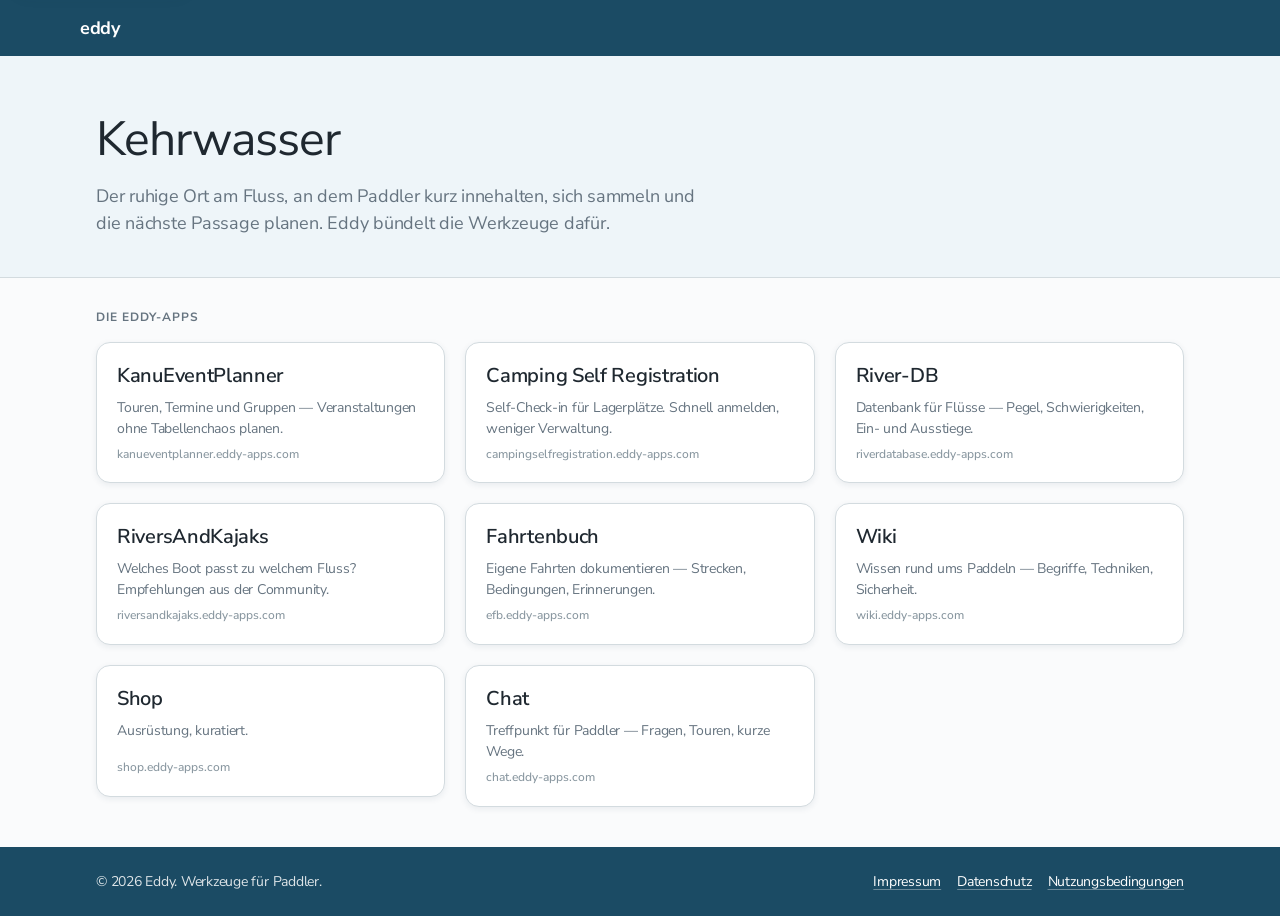
<file: index.html>
<!DOCTYPE html>
<html lang="de">
<head>
  <meta charset="utf-8">
  <meta name="viewport" content="width=device-width, initial-scale=1">

  <title>Eddy — Werkzeuge für Paddler</title>
  <meta name="description" content="Kehrwasser: der ruhige Ort am Fluss. Eddy bündelt Werkzeuge für Paddler — Tourenplanung, River-DB, Fahrtenbuch und mehr.">
  <link rel="canonical" href="https://www.eddy-apps.com/">

  <meta name="theme-color" content="#1B4B64">

  <meta property="og:type" content="website">
  <meta property="og:site_name" content="Eddy">
  <meta property="og:title" content="Eddy — Werkzeuge für Paddler">
  <meta property="og:description" content="Kehrwasser: der ruhige Ort am Fluss. Werkzeuge für Tourenplanung, River-DB, Fahrtenbuch und mehr.">
  <meta property="og:url" content="https://www.eddy-apps.com/">
  <meta property="og:image" content="https://www.eddy-apps.com/og-image.svg">
  <meta property="og:locale" content="de_DE">

  <meta name="twitter:card" content="summary_large_image">
  <meta name="twitter:title" content="Eddy — Werkzeuge für Paddler">
  <meta name="twitter:description" content="Kehrwasser: der ruhige Ort am Fluss.">
  <meta name="twitter:image" content="https://www.eddy-apps.com/og-image.svg">

  <link rel="icon" href="/favicon.svg" type="image/svg+xml">
  <link rel="apple-touch-icon" href="/apple-touch-icon.png">

  <link rel="preload" as="font" type="font/ttf" href="/docs/design-system/fonts/NunitoSans-VariableFont.ttf" crossorigin>
  <link rel="stylesheet" href="/assets/style.css">

  <script type="application/ld+json">
  {
    "@context": "https://schema.org",
    "@type": "Organization",
    "name": "Eddy",
    "url": "https://www.eddy-apps.com/",
    "logo": "https://www.eddy-apps.com/favicon.svg",
    "description": "Eddy ist eine Familie von Werkzeugen für Paddler — Tourenplanung, River-DB, Fahrtenbuch und mehr."
  }
  </script>
</head>
<body>
  <a href="#main" class="skip-link">Zum Inhalt springen</a>

  <header class="site-header">
    <div class="site-header__inner">
      <a href="/" class="site-header__brand" aria-label="Eddy Startseite">
        <span class="site-header__wordmark">eddy</span>
      </a>
    </div>
  </header>

  <main id="main">
    <section class="hero">
      <div class="hero__inner">
        <h1 class="eddy-hero hero__title">Kehrwasser</h1>
        <p class="eddy-lead hero__lead">Der ruhige Ort am Fluss, an dem Paddler kurz innehalten, sich sammeln und die nächste Passage planen. Eddy bündelt die Werkzeuge dafür.</p>
      </div>
    </section>

    <section class="container apps" aria-labelledby="apps-label">
      <p id="apps-label" class="eddy-label apps__label">Die eddy-apps</p>
      <ul class="app-grid">
        <li>
          <a class="app-card" href="https://kanueventplanner.eddy-apps.com/">
            <h2 class="eddy-h3 app-card__name">KanuEventPlanner</h2>
            <p class="app-card__desc">Touren, Termine und Gruppen — Veranstaltungen ohne Tabellenchaos planen.</p>
            <p class="eddy-caption app-card__domain">kanueventplanner.eddy-apps.com</p>
          </a>
        </li>
        <li>
          <a class="app-card" href="https://campingselfregistration.eddy-apps.com/">
            <h2 class="eddy-h3 app-card__name">Camping Self Registration</h2>
            <p class="app-card__desc">Self-Check-in für Lagerplätze. Schnell anmelden, weniger Verwaltung.</p>
            <p class="eddy-caption app-card__domain">campingselfregistration.eddy-apps.com</p>
          </a>
        </li>
        <li>
          <a class="app-card" href="https://riverdatabase.eddy-apps.com/">
            <h2 class="eddy-h3 app-card__name">River-DB</h2>
            <p class="app-card__desc">Datenbank für Flüsse — Pegel, Schwierigkeiten, Ein- und Ausstiege.</p>
            <p class="eddy-caption app-card__domain">riverdatabase.eddy-apps.com</p>
          </a>
        </li>
        <li>
          <a class="app-card" href="https://riversandkajaks.eddy-apps.com/">
            <h2 class="eddy-h3 app-card__name">RiversAndKajaks</h2>
            <p class="app-card__desc">Welches Boot passt zu welchem Fluss? Empfehlungen aus der Community.</p>
            <p class="eddy-caption app-card__domain">riversandkajaks.eddy-apps.com</p>
          </a>
        </li>
        <li>
          <a class="app-card" href="https://efb.eddy-apps.com/">
            <h2 class="eddy-h3 app-card__name">Fahrtenbuch</h2>
            <p class="app-card__desc">Eigene Fahrten dokumentieren — Strecken, Bedingungen, Erinnerungen.</p>
            <p class="eddy-caption app-card__domain">efb.eddy-apps.com</p>
          </a>
        </li>
        <li>
          <a class="app-card" href="https://wiki.eddy-apps.com/">
            <h2 class="eddy-h3 app-card__name">Wiki</h2>
            <p class="app-card__desc">Wissen rund ums Paddeln — Begriffe, Techniken, Sicherheit.</p>
            <p class="eddy-caption app-card__domain">wiki.eddy-apps.com</p>
          </a>
        </li>
        <li>
          <a class="app-card" href="https://shop.eddy-apps.com/">
            <h2 class="eddy-h3 app-card__name">Shop</h2>
            <p class="app-card__desc">Ausrüstung, kuratiert.</p>
            <p class="eddy-caption app-card__domain">shop.eddy-apps.com</p>
          </a>
        </li>
        <li>
          <a class="app-card" href="https://chat.eddy-apps.com/">
            <h2 class="eddy-h3 app-card__name">Chat</h2>
            <p class="app-card__desc">Treffpunkt für Paddler — Fragen, Touren, kurze Wege.</p>
            <p class="eddy-caption app-card__domain">chat.eddy-apps.com</p>
          </a>
        </li>
      </ul>
    </section>
  </main>

  <footer class="site-footer">
    <div class="site-footer__inner">
      <p class="site-footer__copy">© 2026 Eddy. Werkzeuge für Paddler.</p>
      <nav class="site-footer__nav" aria-label="Rechtliches">
        <a href="/impressum.html">Impressum</a>
        <a href="/datenschutz.html">Datenschutz</a>
        <a href="/nutzungsbedingungen.html">Nutzungsbedingungen</a>
      </nav>
    </div>
  </footer>
</body>
</html>
</file>
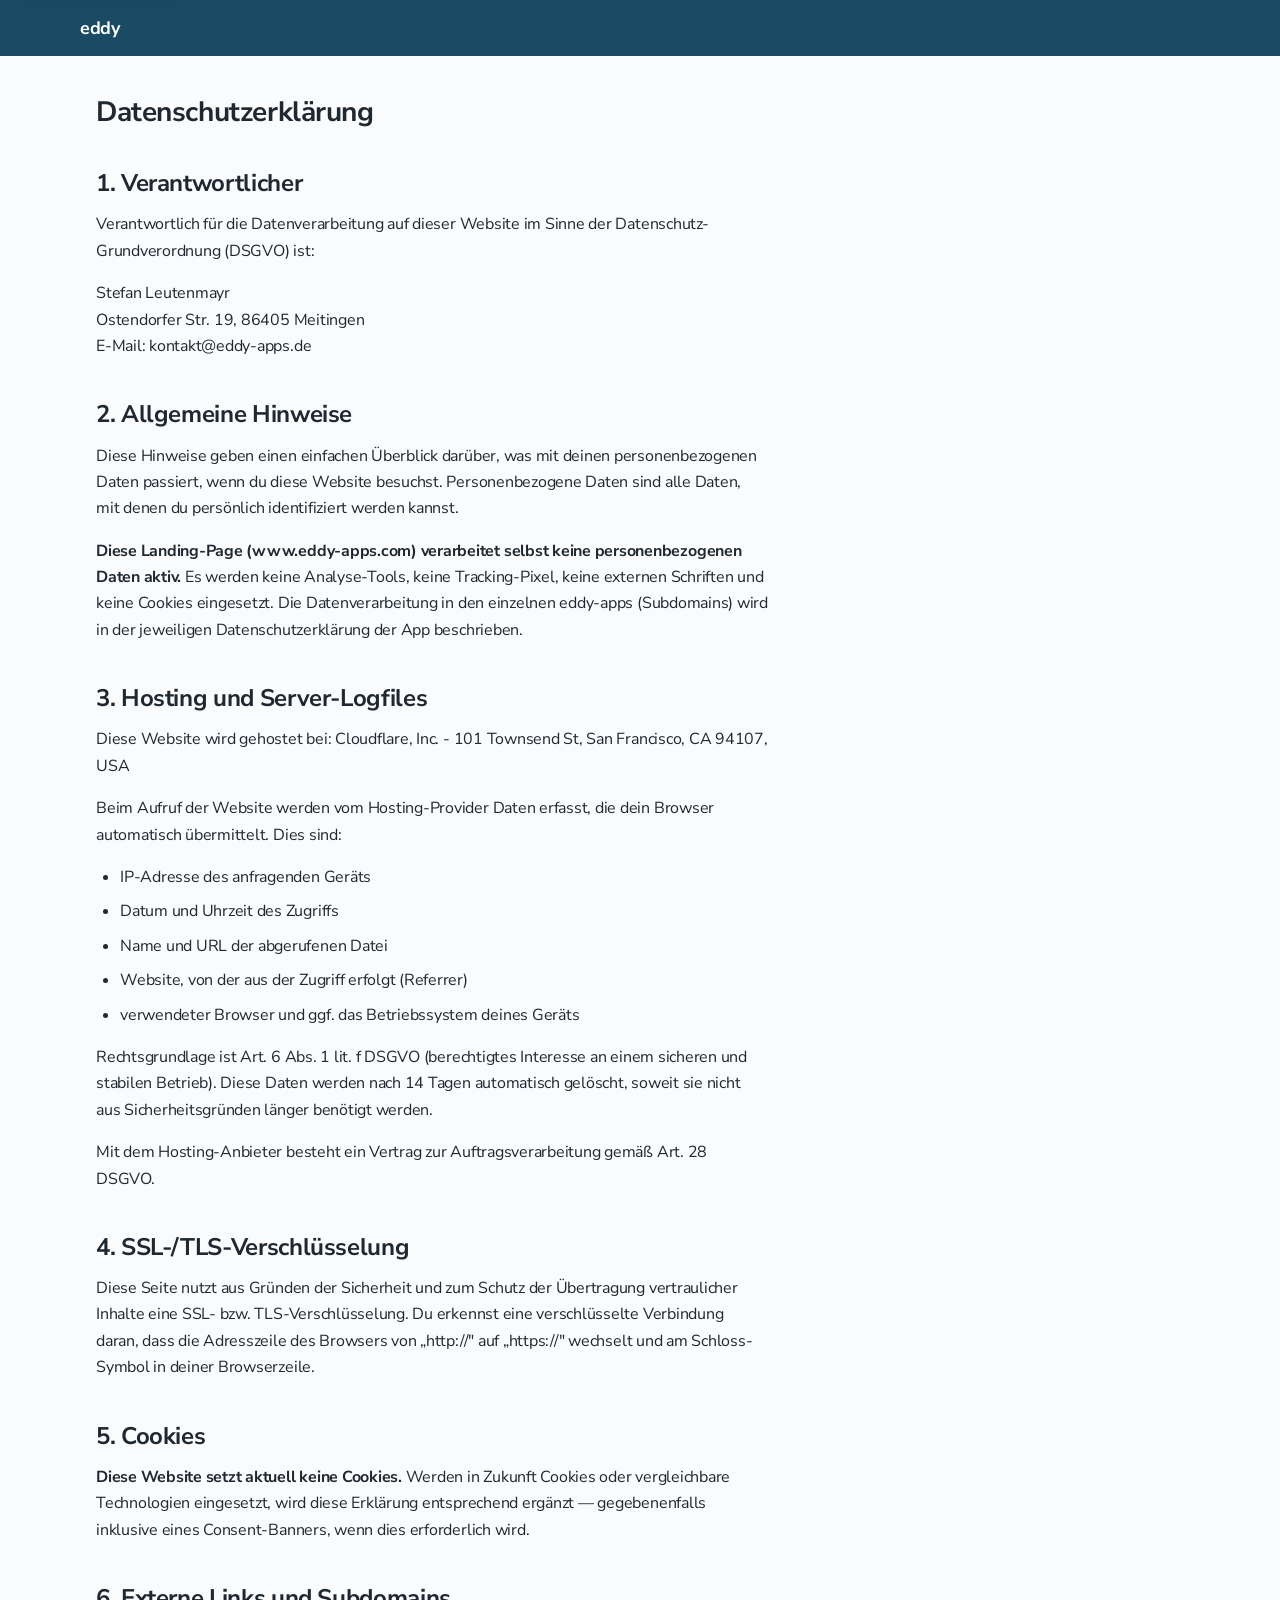
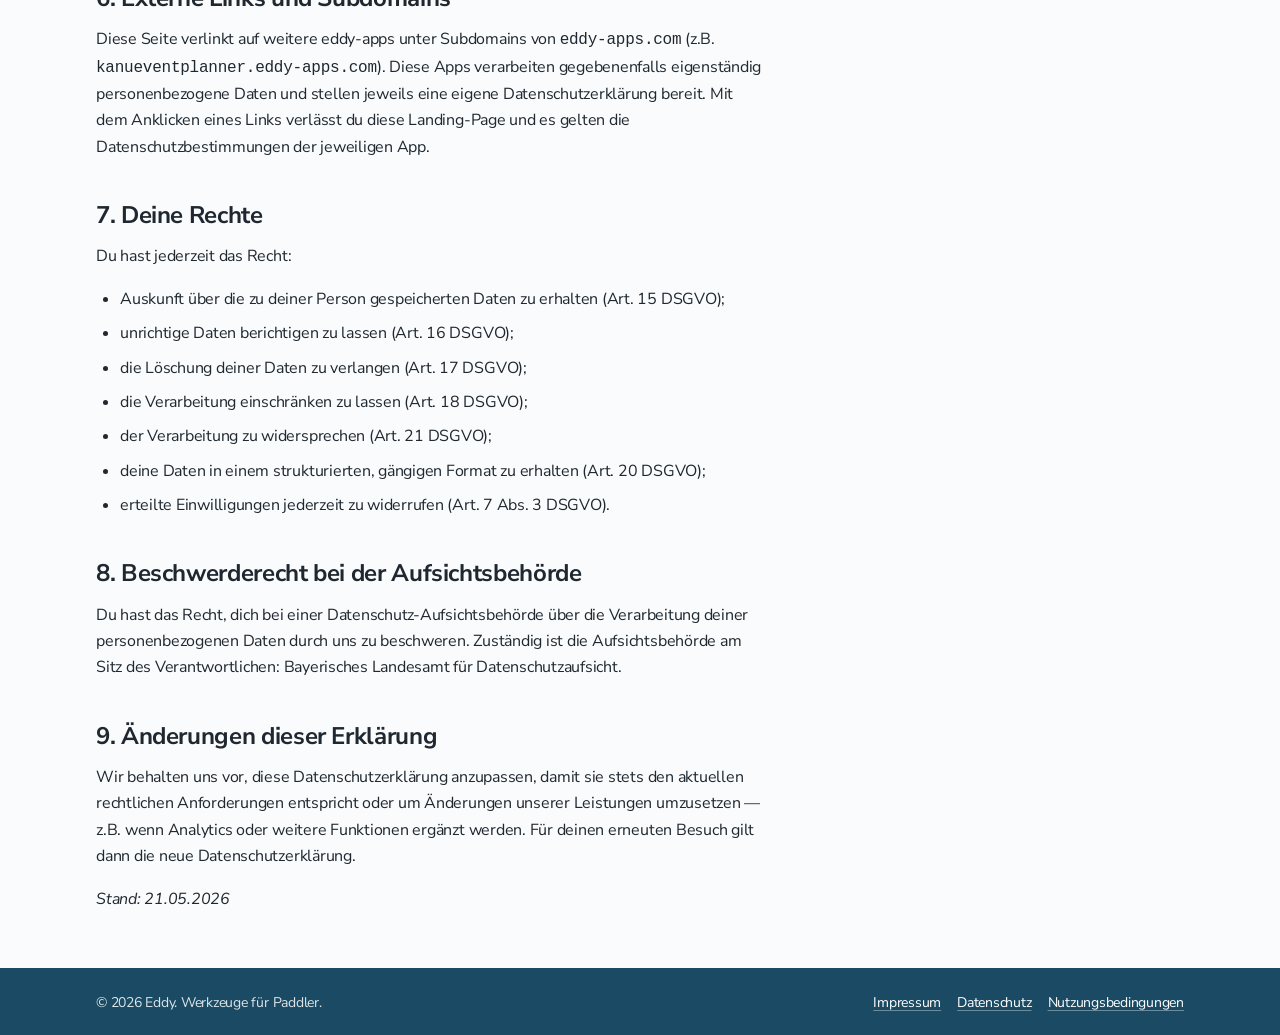
<file: datenschutz.html>
<!DOCTYPE html>
<html lang="de">
<head>
  <meta charset="utf-8">
  <meta name="viewport" content="width=device-width, initial-scale=1">

  <title>Datenschutz — Eddy</title>
  <meta name="description" content="Wie wir mit deinen Daten umgehen — Datenschutzerklärung nach DSGVO für eddy-apps.com.">
  <link rel="canonical" href="https://www.eddy-apps.com/datenschutz.html">

  <meta name="theme-color" content="#1B4B64">
  <meta name="robots" content="index, follow">

  <meta property="og:type" content="website">
  <meta property="og:site_name" content="Eddy">
  <meta property="og:title" content="Datenschutz — Eddy">
  <meta property="og:description" content="Wie wir mit deinen Daten umgehen — Datenschutzerklärung nach DSGVO.">
  <meta property="og:url" content="https://www.eddy-apps.com/datenschutz.html">
  <meta property="og:image" content="https://www.eddy-apps.com/og-image.svg">
  <meta property="og:locale" content="de_DE">

  <link rel="icon" href="/favicon.svg" type="image/svg+xml">
  <link rel="apple-touch-icon" href="/apple-touch-icon.png">

  <link rel="preload" as="font" type="font/ttf" href="/docs/design-system/fonts/NunitoSans-VariableFont.ttf" crossorigin>
  <link rel="stylesheet" href="/assets/style.css">
</head>
<body>
  <a href="#main" class="skip-link">Zum Inhalt springen</a>

  <header class="site-header">
    <div class="site-header__inner">
      <a href="/" class="site-header__brand" aria-label="Eddy Startseite">
        <span class="site-header__wordmark">eddy</span>
      </a>
    </div>
  </header>

  <main id="main">
    <div class="container">
      <article class="prose">

        <h1 class="eddy-h1">Datenschutzerklärung</h1>

        <h2>1. Verantwortlicher</h2>
        <p>Verantwortlich für die Datenverarbeitung auf dieser Website im Sinne der Datenschutz-Grundverordnung (DSGVO) ist:</p>
        <p>
          Stefan Leutenmayr<br>
          Ostendorfer Str. 19, 86405 Meitingen<br>
          E-Mail: kontakt@eddy-apps.de
        </p>

        <h2>2. Allgemeine Hinweise</h2>
        <p>Diese Hinweise geben einen einfachen Überblick darüber, was mit deinen personenbezogenen Daten passiert, wenn du diese Website besuchst. Personenbezogene Daten sind alle Daten, mit denen du persönlich identifiziert werden kannst.</p>
        <p><strong>Diese Landing-Page (www.eddy-apps.com) verarbeitet selbst keine personenbezogenen Daten aktiv.</strong> Es werden keine Analyse-Tools, keine Tracking-Pixel, keine externen Schriften und keine Cookies eingesetzt. Die Datenverarbeitung in den einzelnen eddy-apps (Subdomains) wird in der jeweiligen Datenschutzerklärung der App beschrieben.</p>

        <h2>3. Hosting und Server-Logfiles</h2>
        <p>Diese Website wird gehostet bei: Cloudflare, Inc. - 101 Townsend St, San Francisco, CA 94107, USA</p>
        <p>Beim Aufruf der Website werden vom Hosting-Provider Daten erfasst, die dein Browser automatisch übermittelt. Dies sind:</p>
        <ul>
          <li>IP-Adresse des anfragenden Geräts</li>
          <li>Datum und Uhrzeit des Zugriffs</li>
          <li>Name und URL der abgerufenen Datei</li>
          <li>Website, von der aus der Zugriff erfolgt (Referrer)</li>
          <li>verwendeter Browser und ggf. das Betriebssystem deines Geräts</li>
        </ul>
        <p>Rechtsgrundlage ist Art. 6 Abs. 1 lit. f DSGVO (berechtigtes Interesse an einem sicheren und stabilen Betrieb). Diese Daten werden nach 14 Tagen automatisch gelöscht, soweit sie nicht aus Sicherheitsgründen länger benötigt werden.</p>
        <p>Mit dem Hosting-Anbieter besteht ein Vertrag zur Auftragsverarbeitung gemäß Art. 28 DSGVO.</p>

        <h2>4. SSL-/TLS-Verschlüsselung</h2>
        <p>Diese Seite nutzt aus Gründen der Sicherheit und zum Schutz der Übertragung vertraulicher Inhalte eine SSL- bzw. TLS-Verschlüsselung. Du erkennst eine verschlüsselte Verbindung daran, dass die Adresszeile des Browsers von „http://" auf „https://" wechselt und am Schloss-Symbol in deiner Browserzeile.</p>

        <h2>5. Cookies</h2>
        <p><strong>Diese Website setzt aktuell keine Cookies.</strong> Werden in Zukunft Cookies oder vergleichbare Technologien eingesetzt, wird diese Erklärung entsprechend ergänzt — gegebenenfalls inklusive eines Consent-Banners, wenn dies erforderlich wird.</p>

        <h2>6. Externe Links und Subdomains</h2>
        <p>Diese Seite verlinkt auf weitere eddy-apps unter Subdomains von <code>eddy-apps.com</code> (z.B. <code>kanueventplanner.eddy-apps.com</code>). Diese Apps verarbeiten gegebenenfalls eigenständig personenbezogene Daten und stellen jeweils eine eigene Datenschutzerklärung bereit. Mit dem Anklicken eines Links verlässt du diese Landing-Page und es gelten die Datenschutzbestimmungen der jeweiligen App.</p>

        <h2>7. Deine Rechte</h2>
        <p>Du hast jederzeit das Recht:</p>
        <ul>
          <li>Auskunft über die zu deiner Person gespeicherten Daten zu erhalten (Art. 15 DSGVO);</li>
          <li>unrichtige Daten berichtigen zu lassen (Art. 16 DSGVO);</li>
          <li>die Löschung deiner Daten zu verlangen (Art. 17 DSGVO);</li>
          <li>die Verarbeitung einschränken zu lassen (Art. 18 DSGVO);</li>
          <li>der Verarbeitung zu widersprechen (Art. 21 DSGVO);</li>
          <li>deine Daten in einem strukturierten, gängigen Format zu erhalten (Art. 20 DSGVO);</li>
          <li>erteilte Einwilligungen jederzeit zu widerrufen (Art. 7 Abs. 3 DSGVO).</li>
        </ul>

        <h2>8. Beschwerderecht bei der Aufsichtsbehörde</h2>
        <p>Du hast das Recht, dich bei einer Datenschutz-Aufsichtsbehörde über die Verarbeitung deiner personenbezogenen Daten durch uns zu beschweren. Zuständig ist die Aufsichtsbehörde am Sitz des Verantwortlichen: Bayerisches Landesamt für Datenschutzaufsicht.</p>

        <h2>9. Änderungen dieser Erklärung</h2>
        <p>Wir behalten uns vor, diese Datenschutzerklärung anzupassen, damit sie stets den aktuellen rechtlichen Anforderungen entspricht oder um Änderungen unserer Leistungen umzusetzen — z.B. wenn Analytics oder weitere Funktionen ergänzt werden. Für deinen erneuten Besuch gilt dann die neue Datenschutzerklärung.</p>

        <p><em>Stand: 21.05.2026</em></p>
      </article>
    </div>
  </main>

  <footer class="site-footer">
    <div class="site-footer__inner">
      <p class="site-footer__copy">© 2026 Eddy. Werkzeuge für Paddler.</p>
      <nav class="site-footer__nav" aria-label="Rechtliches">
        <a href="/impressum.html">Impressum</a>
        <a href="/datenschutz.html">Datenschutz</a>
        <a href="/nutzungsbedingungen.html">Nutzungsbedingungen</a>
      </nav>
    </div>
  </footer>
</body>
</html>
</file>
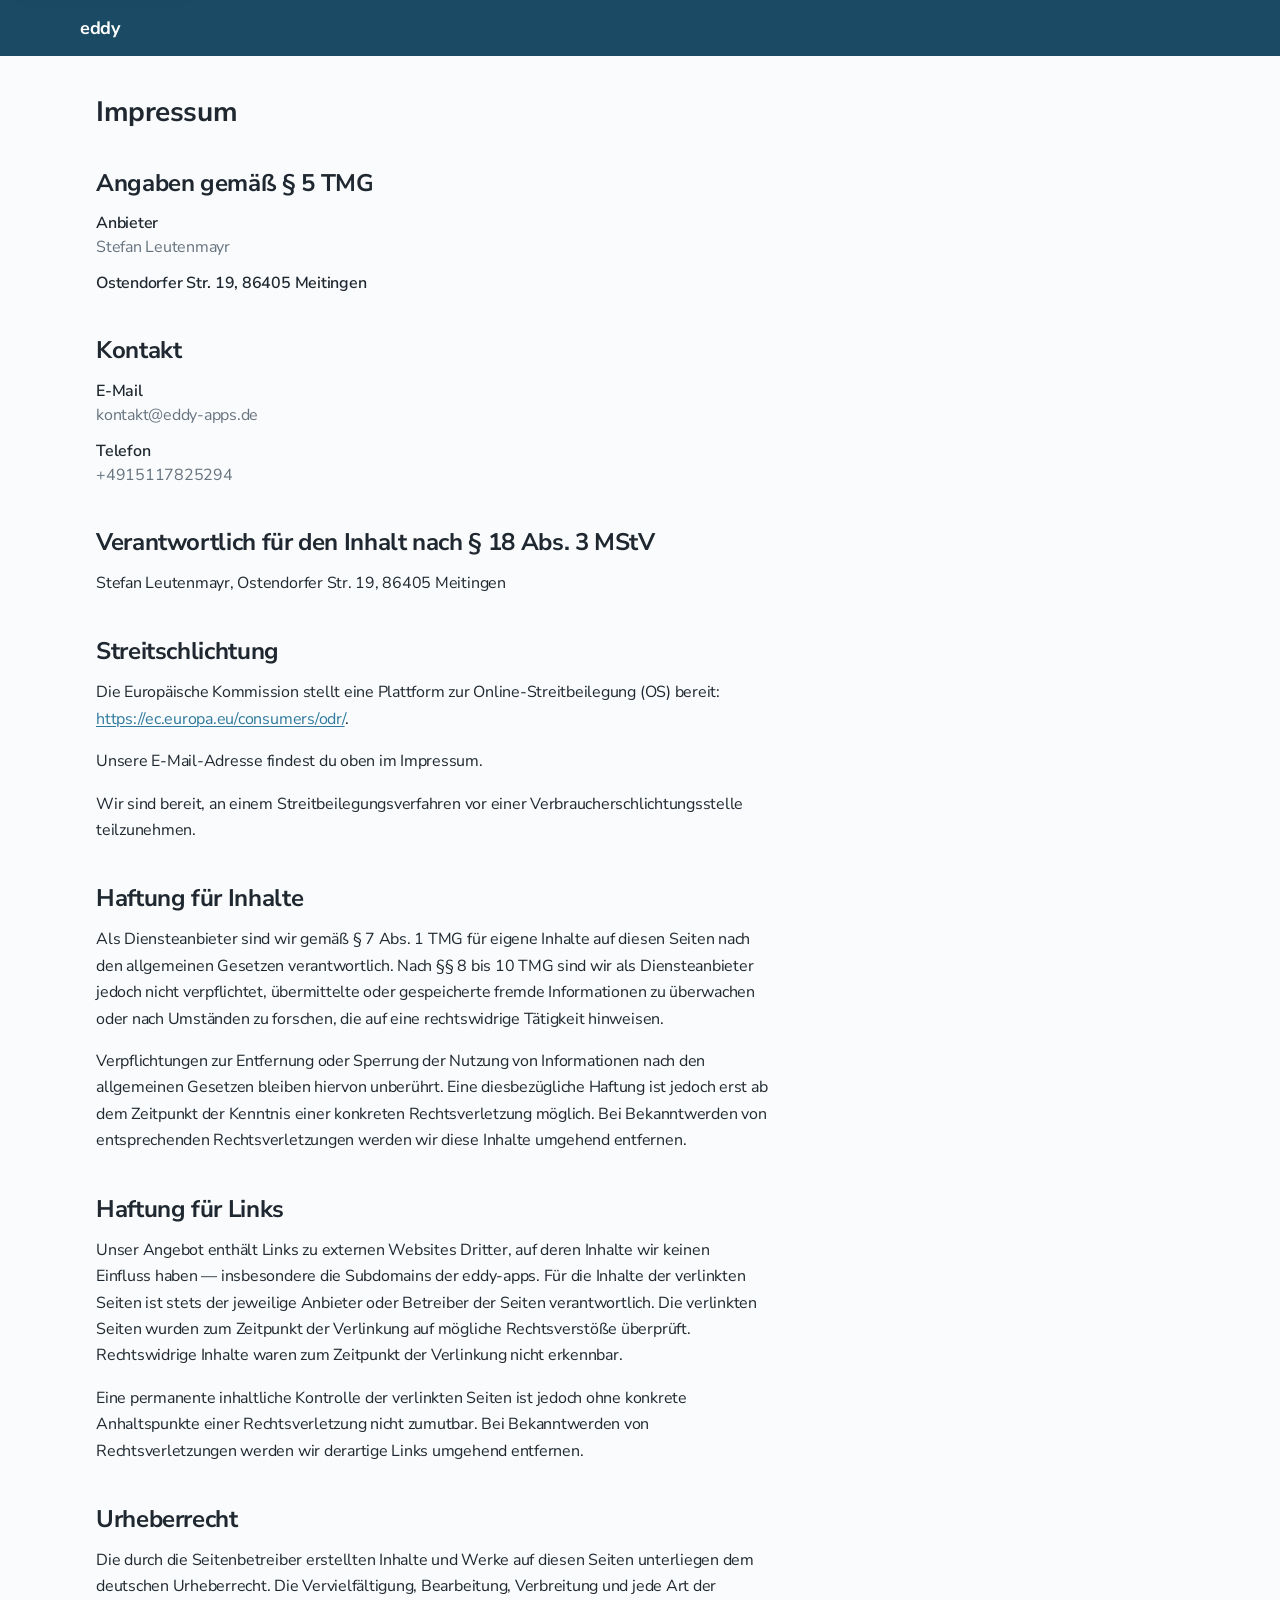
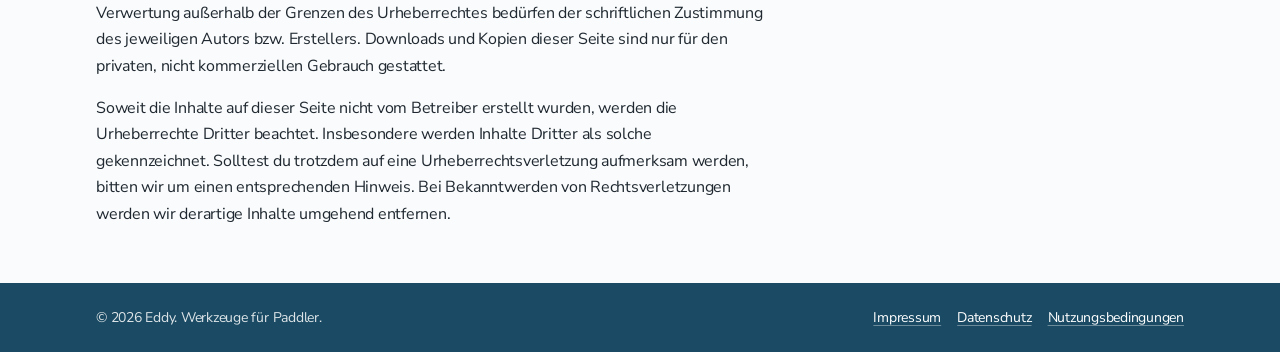
<file: impressum.html>
<!DOCTYPE html>
<html lang="de">
<head>
  <meta charset="utf-8">
  <meta name="viewport" content="width=device-width, initial-scale=1">

  <title>Impressum — Eddy</title>
  <meta name="description" content="Impressum und Anbieterkennzeichnung gemäß § 5 TMG für eddy-apps.com.">
  <link rel="canonical" href="https://www.eddy-apps.com/impressum.html">

  <meta name="theme-color" content="#1B4B64">
  <meta name="robots" content="index, follow">

  <meta property="og:type" content="website">
  <meta property="og:site_name" content="Eddy">
  <meta property="og:title" content="Impressum — Eddy">
  <meta property="og:description" content="Impressum und Anbieterkennzeichnung gemäß § 5 TMG für eddy-apps.com.">
  <meta property="og:url" content="https://www.eddy-apps.com/impressum.html">
  <meta property="og:image" content="https://www.eddy-apps.com/og-image.svg">
  <meta property="og:locale" content="de_DE">

  <link rel="icon" href="/favicon.svg" type="image/svg+xml">
  <link rel="apple-touch-icon" href="/apple-touch-icon.png">

  <link rel="preload" as="font" type="font/ttf" href="/docs/design-system/fonts/NunitoSans-VariableFont.ttf" crossorigin>
  <link rel="stylesheet" href="/assets/style.css">
</head>
<body>
  <a href="#main" class="skip-link">Zum Inhalt springen</a>

  <header class="site-header">
    <div class="site-header__inner">
      <a href="/" class="site-header__brand" aria-label="Eddy Startseite">
        <span class="site-header__wordmark">eddy</span>
      </a>
    </div>
  </header>

  <main id="main">
    <div class="container">
      <article class="prose">
        <h1 class="eddy-h1">Impressum</h1>

        <h2>Angaben gemäß § 5 TMG</h2>
        <dl>
          <dt>Anbieter</dt>
          <dd>Stefan Leutenmayr</dd>
          <dt>Ostendorfer Str. 19, 86405 Meitingen</dt>
        </dl>

        <h2>Kontakt</h2>
        <dl>
          <dt>E-Mail</dt>
          <dd>kontakt@eddy-apps.de</dd>
          <dt>Telefon</dt>
          <dd>+4915117825294</dd>
        </dl>

        <h2>Verantwortlich für den Inhalt nach § 18 Abs. 3 MStV</h2>
        <p>Stefan Leutenmayr, Ostendorfer Str. 19, 86405 Meitingen</p>

        <h2>Streitschlichtung</h2>
        <p>Die Europäische Kommission stellt eine Plattform zur Online-Streitbeilegung (OS) bereit: <a href="https://ec.europa.eu/consumers/odr/" rel="noopener">https://ec.europa.eu/consumers/odr/</a>.</p>
        <p>Unsere E-Mail-Adresse findest du oben im Impressum.</p>
        <p>Wir sind bereit, an einem Streitbeilegungsverfahren vor einer Verbraucherschlichtungsstelle teilzunehmen.</p>

        <h2>Haftung für Inhalte</h2>
        <p>Als Diensteanbieter sind wir gemäß § 7 Abs. 1 TMG für eigene Inhalte auf diesen Seiten nach den allgemeinen Gesetzen verantwortlich. Nach §§ 8 bis 10 TMG sind wir als Diensteanbieter jedoch nicht verpflichtet, übermittelte oder gespeicherte fremde Informationen zu überwachen oder nach Umständen zu forschen, die auf eine rechtswidrige Tätigkeit hinweisen.</p>
        <p>Verpflichtungen zur Entfernung oder Sperrung der Nutzung von Informationen nach den allgemeinen Gesetzen bleiben hiervon unberührt. Eine diesbezügliche Haftung ist jedoch erst ab dem Zeitpunkt der Kenntnis einer konkreten Rechtsverletzung möglich. Bei Bekanntwerden von entsprechenden Rechtsverletzungen werden wir diese Inhalte umgehend entfernen.</p>

        <h2>Haftung für Links</h2>
        <p>Unser Angebot enthält Links zu externen Websites Dritter, auf deren Inhalte wir keinen Einfluss haben — insbesondere die Subdomains der eddy-apps. Für die Inhalte der verlinkten Seiten ist stets der jeweilige Anbieter oder Betreiber der Seiten verantwortlich. Die verlinkten Seiten wurden zum Zeitpunkt der Verlinkung auf mögliche Rechtsverstöße überprüft. Rechtswidrige Inhalte waren zum Zeitpunkt der Verlinkung nicht erkennbar.</p>
        <p>Eine permanente inhaltliche Kontrolle der verlinkten Seiten ist jedoch ohne konkrete Anhaltspunkte einer Rechtsverletzung nicht zumutbar. Bei Bekanntwerden von Rechtsverletzungen werden wir derartige Links umgehend entfernen.</p>

        <h2>Urheberrecht</h2>
        <p>Die durch die Seitenbetreiber erstellten Inhalte und Werke auf diesen Seiten unterliegen dem deutschen Urheberrecht. Die Vervielfältigung, Bearbeitung, Verbreitung und jede Art der Verwertung außerhalb der Grenzen des Urheberrechtes bedürfen der schriftlichen Zustimmung des jeweiligen Autors bzw. Erstellers. Downloads und Kopien dieser Seite sind nur für den privaten, nicht kommerziellen Gebrauch gestattet.</p>
        <p>Soweit die Inhalte auf dieser Seite nicht vom Betreiber erstellt wurden, werden die Urheberrechte Dritter beachtet. Insbesondere werden Inhalte Dritter als solche gekennzeichnet. Solltest du trotzdem auf eine Urheberrechtsverletzung aufmerksam werden, bitten wir um einen entsprechenden Hinweis. Bei Bekanntwerden von Rechtsverletzungen werden wir derartige Inhalte umgehend entfernen.</p>
      </article>
    </div>
  </main>

  <footer class="site-footer">
    <div class="site-footer__inner">
      <p class="site-footer__copy">© 2026 Eddy. Werkzeuge für Paddler.</p>
      <nav class="site-footer__nav" aria-label="Rechtliches">
        <a href="/impressum.html">Impressum</a>
        <a href="/datenschutz.html">Datenschutz</a>
        <a href="/nutzungsbedingungen.html">Nutzungsbedingungen</a>
      </nav>
    </div>
  </footer>
</body>
</html>
</file>
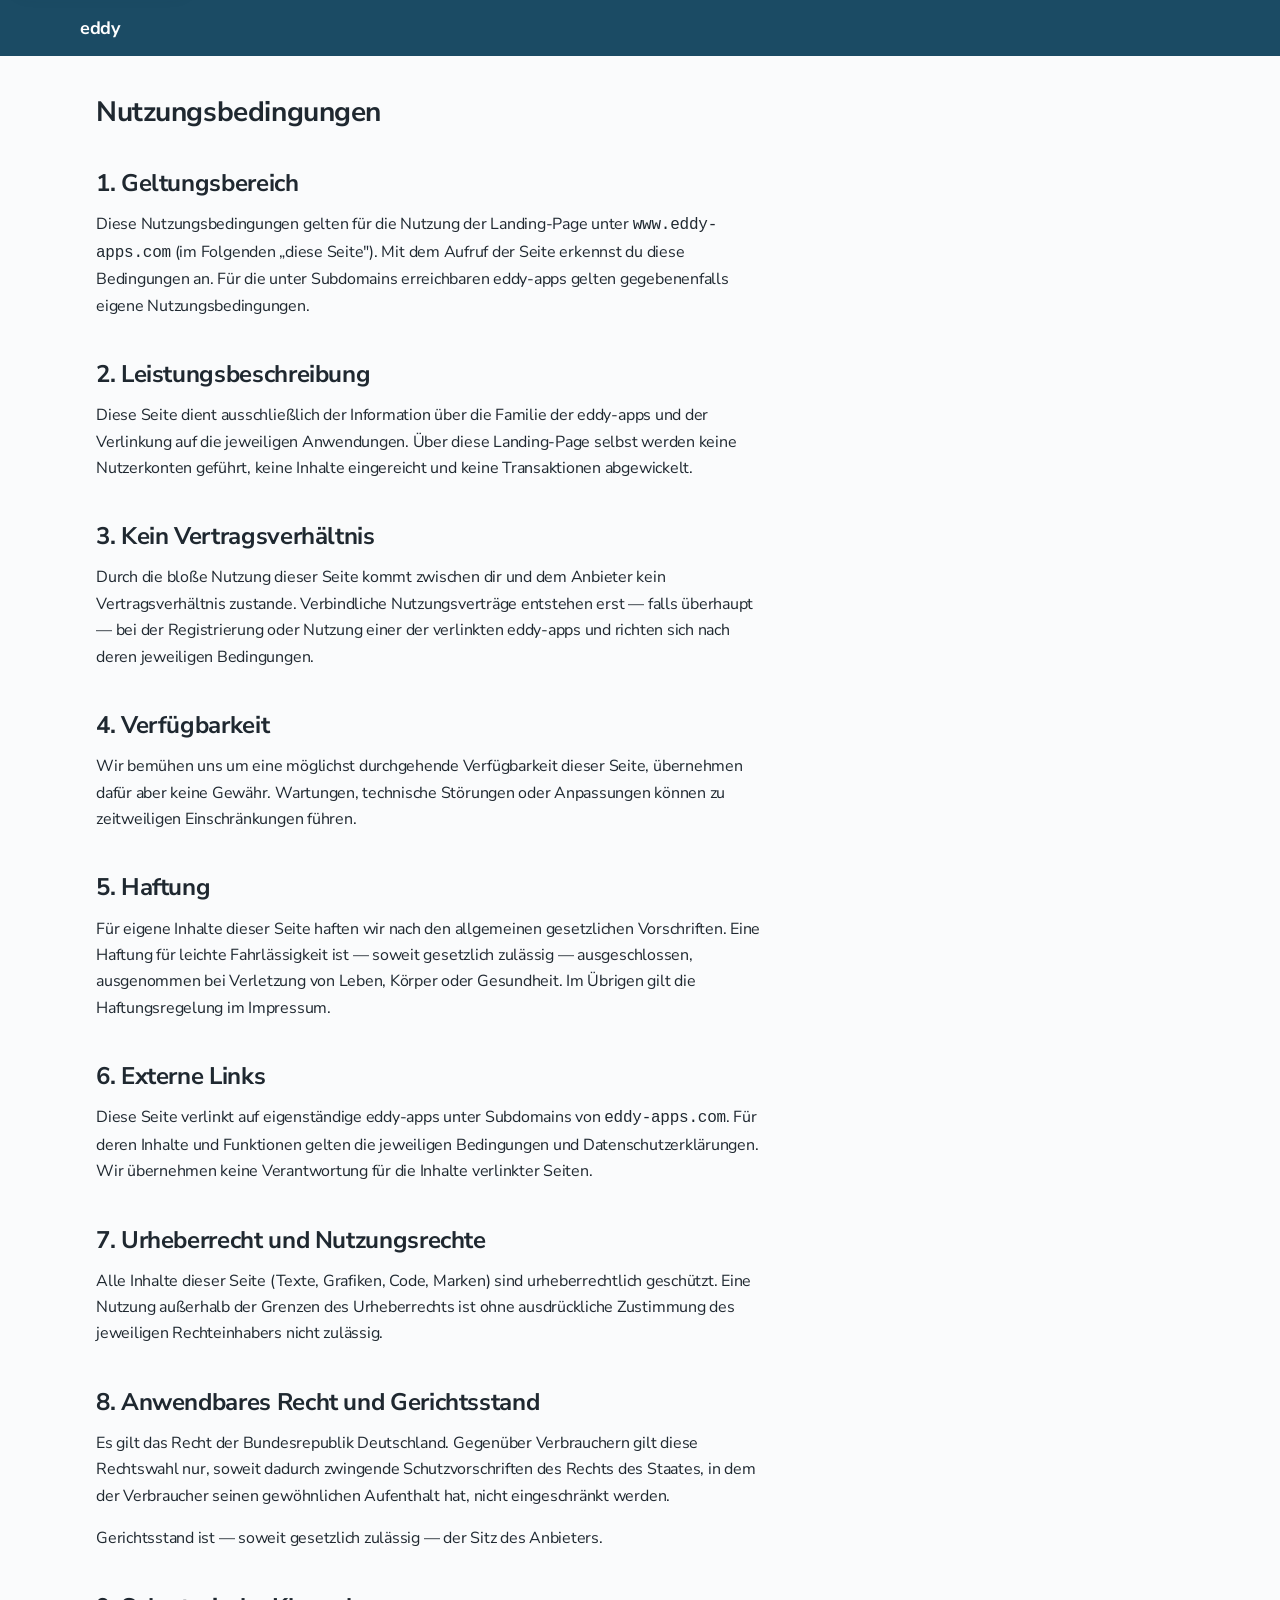
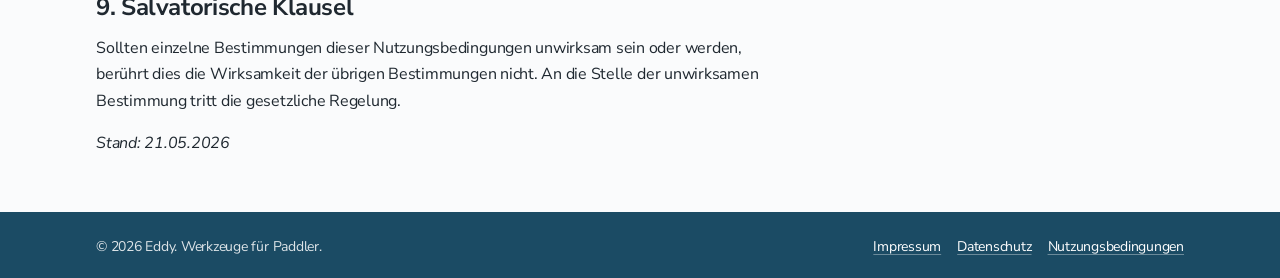
<file: nutzungsbedingungen.html>
<!DOCTYPE html>
<html lang="de">
<head>
  <meta charset="utf-8">
  <meta name="viewport" content="width=device-width, initial-scale=1">

  <title>Nutzungsbedingungen — Eddy</title>
  <meta name="description" content="Nutzungsbedingungen für die Landing-Page eddy-apps.com.">
  <link rel="canonical" href="https://www.eddy-apps.com/nutzungsbedingungen.html">

  <meta name="theme-color" content="#1B4B64">
  <meta name="robots" content="index, follow">

  <meta property="og:type" content="website">
  <meta property="og:site_name" content="Eddy">
  <meta property="og:title" content="Nutzungsbedingungen — Eddy">
  <meta property="og:description" content="Nutzungsbedingungen für die Landing-Page eddy-apps.com.">
  <meta property="og:url" content="https://www.eddy-apps.com/nutzungsbedingungen.html">
  <meta property="og:image" content="https://www.eddy-apps.com/og-image.svg">
  <meta property="og:locale" content="de_DE">

  <link rel="icon" href="/favicon.svg" type="image/svg+xml">
  <link rel="apple-touch-icon" href="/apple-touch-icon.png">

  <link rel="preload" as="font" type="font/ttf" href="/docs/design-system/fonts/NunitoSans-VariableFont.ttf" crossorigin>
  <link rel="stylesheet" href="/assets/style.css">
</head>
<body>
  <a href="#main" class="skip-link">Zum Inhalt springen</a>

  <header class="site-header">
    <div class="site-header__inner">
      <a href="/" class="site-header__brand" aria-label="Eddy Startseite">
        <span class="site-header__wordmark">eddy</span>
      </a>
    </div>
  </header>

  <main id="main">
    <div class="container">
      <article class="prose">

        <h1 class="eddy-h1">Nutzungsbedingungen</h1>

        <h2>1. Geltungsbereich</h2>
        <p>Diese Nutzungsbedingungen gelten für die Nutzung der Landing-Page unter <code>www.eddy-apps.com</code> (im Folgenden „diese Seite"). Mit dem Aufruf der Seite erkennst du diese Bedingungen an. Für die unter Subdomains erreichbaren eddy-apps gelten gegebenenfalls eigene Nutzungsbedingungen.</p>

        <h2>2. Leistungsbeschreibung</h2>
        <p>Diese Seite dient ausschließlich der Information über die Familie der eddy-apps und der Verlinkung auf die jeweiligen Anwendungen. Über diese Landing-Page selbst werden keine Nutzerkonten geführt, keine Inhalte eingereicht und keine Transaktionen abgewickelt.</p>

        <h2>3. Kein Vertragsverhältnis</h2>
        <p>Durch die bloße Nutzung dieser Seite kommt zwischen dir und dem Anbieter kein Vertragsverhältnis zustande. Verbindliche Nutzungsverträge entstehen erst — falls überhaupt — bei der Registrierung oder Nutzung einer der verlinkten eddy-apps und richten sich nach deren jeweiligen Bedingungen.</p>

        <h2>4. Verfügbarkeit</h2>
        <p>Wir bemühen uns um eine möglichst durchgehende Verfügbarkeit dieser Seite, übernehmen dafür aber keine Gewähr. Wartungen, technische Störungen oder Anpassungen können zu zeitweiligen Einschränkungen führen.</p>

        <h2>5. Haftung</h2>
        <p>Für eigene Inhalte dieser Seite haften wir nach den allgemeinen gesetzlichen Vorschriften. Eine Haftung für leichte Fahrlässigkeit ist — soweit gesetzlich zulässig — ausgeschlossen, ausgenommen bei Verletzung von Leben, Körper oder Gesundheit. Im Übrigen gilt die Haftungsregelung im Impressum.</p>

        <h2>6. Externe Links</h2>
        <p>Diese Seite verlinkt auf eigenständige eddy-apps unter Subdomains von <code>eddy-apps.com</code>. Für deren Inhalte und Funktionen gelten die jeweiligen Bedingungen und Datenschutzerklärungen. Wir übernehmen keine Verantwortung für die Inhalte verlinkter Seiten.</p>

        <h2>7. Urheberrecht und Nutzungsrechte</h2>
        <p>Alle Inhalte dieser Seite (Texte, Grafiken, Code, Marken) sind urheberrechtlich geschützt. Eine Nutzung außerhalb der Grenzen des Urheberrechts ist ohne ausdrückliche Zustimmung des jeweiligen Rechteinhabers nicht zulässig.</p>

        <h2>8. Anwendbares Recht und Gerichtsstand</h2>
        <p>Es gilt das Recht der Bundesrepublik Deutschland. Gegenüber Verbrauchern gilt diese Rechtswahl nur, soweit dadurch zwingende Schutzvorschriften des Rechts des Staates, in dem der Verbraucher seinen gewöhnlichen Aufenthalt hat, nicht eingeschränkt werden.</p>
        <p>Gerichtsstand ist — soweit gesetzlich zulässig — der Sitz des Anbieters.</p>

        <h2>9. Salvatorische Klausel</h2>
        <p>Sollten einzelne Bestimmungen dieser Nutzungsbedingungen unwirksam sein oder werden, berührt dies die Wirksamkeit der übrigen Bestimmungen nicht. An die Stelle der unwirksamen Bestimmung tritt die gesetzliche Regelung.</p>

        <p><em>Stand: 21.05.2026</em></p>
      </article>
    </div>
  </main>

  <footer class="site-footer">
    <div class="site-footer__inner">
      <p class="site-footer__copy">© 2026 Eddy. Werkzeuge für Paddler.</p>
      <nav class="site-footer__nav" aria-label="Rechtliches">
        <a href="/impressum.html">Impressum</a>
        <a href="/datenschutz.html">Datenschutz</a>
        <a href="/nutzungsbedingungen.html">Nutzungsbedingungen</a>
      </nav>
    </div>
  </footer>
</body>
</html>
</file>
<file: assets/style.css>
/* =========================================================
   eddy-www — Page styles
   Token-Quelle: docs/design-system/colors_and_type.css
   ========================================================= */

@import url("../docs/design-system/colors_and_type.css");

/* ---------- Reset / Base ---------- */
*,
*::before,
*::after { box-sizing: border-box; }

html { -webkit-text-size-adjust: 100%; }

body {
  margin: 0;
  min-height: 100vh;
  display: flex;
  flex-direction: column;
}

img, svg { max-width: 100%; height: auto; display: block; }

a { color: var(--fg-link); text-decoration-thickness: 1px; text-underline-offset: 2px; }
a:hover { text-decoration-thickness: 2px; }

:focus-visible {
  outline: 2px solid var(--fg-link);
  outline-offset: 2px;
  box-shadow: 0 0 0 4px var(--focus-ring);
  border-radius: var(--radius-tag);
}

/* ---------- Skip-Link ---------- */
.skip-link {
  position: absolute;
  left: var(--space-4);
  top: var(--space-2);
  transform: translateY(-150%);
  background: var(--bg-surface);
  color: var(--fg-default);
  padding: var(--space-2) var(--space-4);
  border-radius: var(--radius-control);
  box-shadow: var(--shadow-md);
  z-index: 1000;
  transition: transform var(--dur-fast) var(--ease-out);
}
.skip-link:focus-visible { transform: translateY(0); }

/* ---------- Header (Chrome) ---------- */
.site-header {
  background: var(--bg-chrome);
  color: var(--fg-on-chrome);
}
.site-header__inner {
  max-width: 72rem;
  margin: 0 auto;
  padding: var(--space-3) var(--space-4);
  display: flex;
  align-items: center;
  min-height: var(--space-9);
}
.site-header__brand {
  color: var(--fg-on-chrome);
  text-decoration: none;
  display: inline-flex;
  align-items: center;
  gap: var(--space-2);
}
.site-header__brand:hover { text-decoration: none; }
.site-header__mark {
  width: 28px;
  height: 28px;
  flex: 0 0 auto;
}
.site-header__wordmark {
  font-size: var(--fs-lead);
  font-weight: 700;
  letter-spacing: var(--tr-ui);
}

/* ---------- Main / Layout ---------- */
main {
  flex: 1 1 auto;
  background: var(--bg-app);
}
.container {
  max-width: 72rem;
  margin: 0 auto;
  padding: var(--space-6) var(--space-4);
}
@media (min-width: 720px) {
  .container { padding: var(--space-8) var(--space-7); }
}

/* ---------- Hero ---------- */
.hero {
  background: var(--bg-tinted);
  border-bottom: 1px solid var(--border-soft);
}
.hero__inner {
  max-width: 72rem;
  margin: 0 auto;
  padding: var(--space-8) var(--space-4);
}
@media (min-width: 720px) {
  .hero__inner { padding: var(--space-9) var(--space-7) var(--space-8); }
}
.hero__title {
  margin: 0 0 var(--space-4) 0;
  color: var(--fg-default);
}
.hero__lead {
  margin: 0;
  max-width: 38rem;
  color: var(--fg-muted);
}

/* ---------- App-Grid ---------- */
.apps {
  padding-top: var(--space-7);
  padding-bottom: var(--space-8);
}
.apps__label {
  margin: 0 0 var(--space-4) 0;
}
.app-grid {
  display: grid;
  grid-template-columns: repeat(auto-fit, minmax(260px, 1fr));
  gap: var(--space-5);
  list-style: none;
  margin: 0;
  padding: 0;
}
.app-card {
  display: flex;
  flex-direction: column;
  gap: var(--space-2);
  padding: var(--space-5);
  background: var(--bg-surface);
  border: 1px solid var(--border-soft);
  border-radius: var(--radius-list-card);
  box-shadow: var(--shadow-sm);
  color: var(--fg-default);
  text-decoration: none;
  min-height: 132px;
  transition: box-shadow var(--dur-base) var(--ease-out),
              border-color var(--dur-base) var(--ease-out);
}
.app-card:hover {
  box-shadow: var(--shadow-md);
  border-color: var(--border-strong);
  text-decoration: none;
}
.app-card__name {
  margin: 0;
  color: var(--fg-default);
}
.app-card__desc {
  margin: 0;
  color: var(--fg-muted);
  font-size: var(--fs-small);
  line-height: var(--lh-normal);
  flex: 1 1 auto;
}
.app-card__domain {
  margin: 0;
  color: var(--fg-soft);
  font-variant-numeric: tabular-nums;
  letter-spacing: 0;
}

/* ---------- Prose (Legal, 404) ---------- */
.prose {
  max-width: 42rem;
}
.prose h1 { margin: 0 0 var(--space-5) 0; }
.prose h2 {
  margin: var(--space-8) 0 var(--space-3) 0;
  font-size: var(--fs-h2);
  font-weight: 700;
  line-height: var(--lh-snug);
  letter-spacing: var(--tr-ui);
}
.prose h3 {
  margin: var(--space-6) 0 var(--space-2) 0;
  font-size: var(--fs-h3);
  font-weight: 600;
  line-height: var(--lh-snug);
}
.prose p,
.prose ul,
.prose ol { margin: 0 0 var(--space-4) 0; line-height: var(--lh-relaxed); }
.prose ul, .prose ol { padding-left: var(--space-6); }
.prose li { margin-bottom: var(--space-2); }
.prose dl { margin: 0 0 var(--space-4) 0; }
.prose dt { font-weight: 600; margin-top: var(--space-3); }
.prose dd { margin: 0 0 var(--space-2) 0; color: var(--fg-muted); }

/* ---------- Legal note + Todo placeholder ---------- */
.legal-note {
  margin: 0 0 var(--space-7) 0;
  padding: var(--space-4) var(--space-5);
  background: var(--bg-tinted);
  border-left: 4px solid var(--warn);
  border-radius: var(--radius-control);
  color: var(--fg-default);
}
.legal-note strong { color: var(--fg-default); }
.legal-note p { margin: 0; line-height: var(--lh-normal); }

.todo {
  background: var(--sand-100);
  color: var(--wood-700);
  padding: 0 var(--space-1);
  border-radius: var(--radius-tag);
  font-family: var(--font-sans);
  font-weight: 600;
}

/* ---------- 404 ---------- */
.notfound {
  text-align: left;
  padding-top: var(--space-9);
  padding-bottom: var(--space-9);
}
.notfound__back {
  display: inline-block;
  margin-top: var(--space-5);
}

/* ---------- Footer ---------- */
.site-footer {
  background: var(--bg-chrome);
  color: var(--fg-on-chrome);
  margin-top: auto;
}
.site-footer__inner {
  max-width: 72rem;
  margin: 0 auto;
  padding: var(--space-6) var(--space-4);
  display: flex;
  flex-direction: column;
  gap: var(--space-4);
}
@media (min-width: 720px) {
  .site-footer__inner {
    flex-direction: row;
    align-items: center;
    justify-content: space-between;
    padding: var(--space-6) var(--space-7);
  }
}
.site-footer__copy {
  margin: 0;
  font-size: var(--fs-small);
  color: var(--fg-on-chrome);
  opacity: 0.85;
}
.site-footer__nav {
  display: flex;
  flex-wrap: wrap;
  gap: var(--space-4);
}
.site-footer__nav a {
  color: var(--fg-on-chrome);
  font-size: var(--fs-small);
  text-decoration: underline;
  text-underline-offset: 3px;
  text-decoration-color: rgba(255, 255, 255, 0.35);
}
.site-footer__nav a:hover {
  text-decoration-color: var(--fg-on-chrome);
}

/* ---------- Reduced motion ---------- */
@media (prefers-reduced-motion: reduce) {
  *, *::before, *::after {
    animation-duration: 0.01ms !important;
    animation-iteration-count: 1 !important;
    transition-duration: 0.01ms !important;
  }
}

/* ---------- Print ---------- */
@media print {
  .site-header, .site-footer, .skip-link { display: none; }
  main, .container { padding: 0; }
  body { background: #fff; color: #000; }
}
</file>
